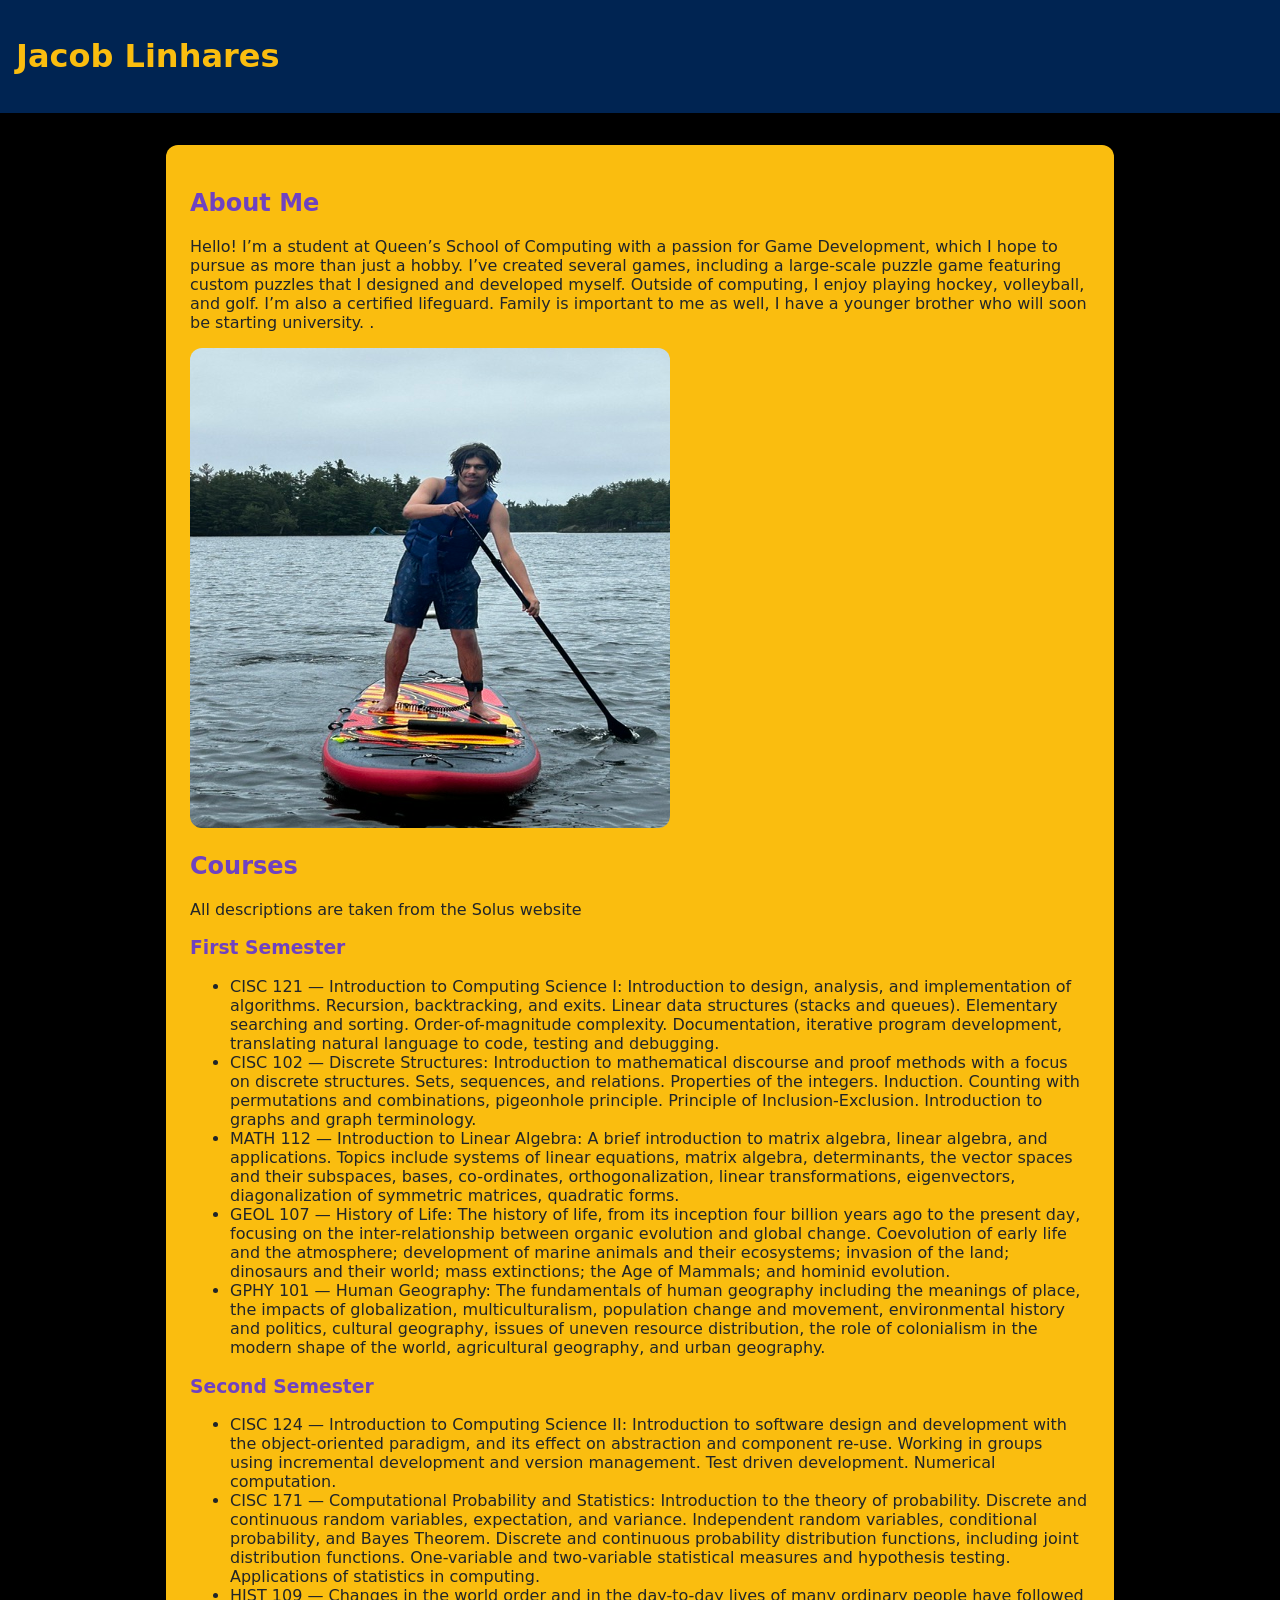
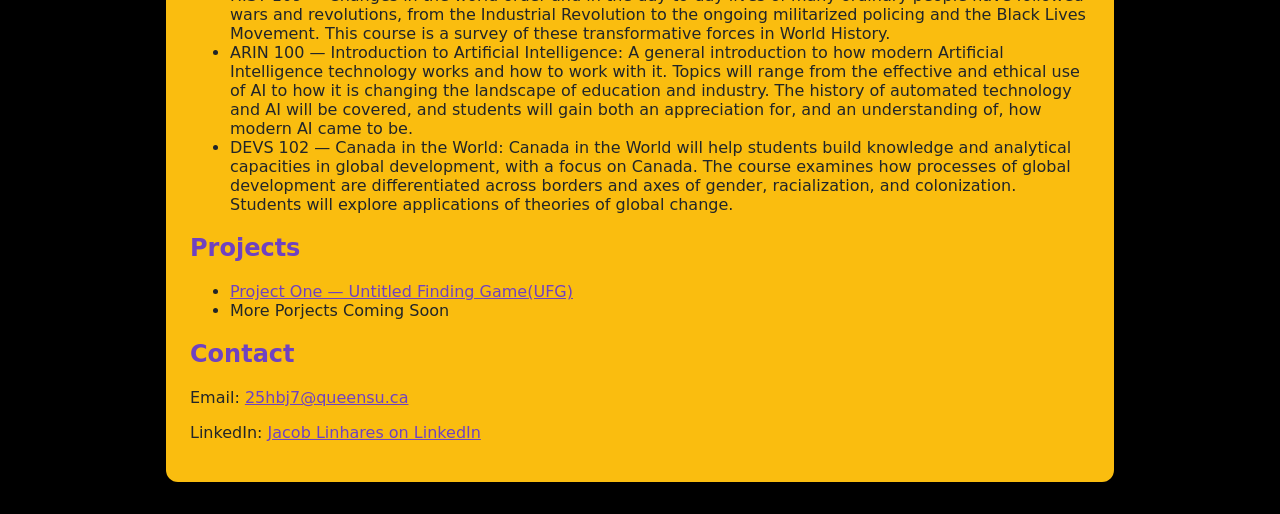
<file: index.html>
<!doctype html>
<html lang="en">
  <head>
    <meta charset="utf-8"/>
    <meta name="viewport" content="width=device-width, initial-scale=1"/>
    <title>Jacob Linhares</title>
    <link rel="stylesheet" href="style.css"/> <!-- do not change this line -->
  </head>
  <body>
    <header>
      <h1>Jacob Linhares</h1> <!-- change this heading to your name -->
    </header>
    
    <main>
      <!-- ====== ABOUT SECTION ====== -->
      <!-- TODO: improve About text -->
      <h2>About Me</h2>
      <p>Hello! I’m a student at Queen’s School of Computing with a passion for Game Development, which I hope to pursue as more than just a hobby. I’ve created several games, including a large-scale puzzle game featuring custom puzzles that I designed and developed myself. Outside of computing, I enjoy playing hockey, volleyball, and golf. I’m also a certified lifeguard. Family is important to me as well, I have a younger brother who will soon be starting university.  <!-- replace with interests -->.</p>

      <!-- ====== PHOTO (upload me.jpg to repo root, then update the src below) ====== -->
      <img src="JacobProfile.JPEG" alt="Jacob's portrait" width="480" height="480" />
      
      <!-- ====== PROJECTS/COURSES ====== -->
       <h2>Courses</h2>
        <p> All descriptions are taken from the Solus website </p>
       <h3>First Semester</h3>
        <ul>
          <li>CISC 121 — Introduction to Computing Science I: Introduction to design, analysis, and implementation of algorithms. Recursion, backtracking, and exits. Linear data structures (stacks and queues). Elementary searching and sorting. Order-of-magnitude complexity. Documentation, iterative program development, translating natural language to code, testing and debugging.</li>
          <li>CISC 102 — Discrete Structures: Introduction to mathematical discourse and proof methods with a focus on discrete structures. Sets, sequences, and relations. Properties of the integers. Induction. Counting with permutations and combinations, pigeonhole principle. Principle of Inclusion-Exclusion. Introduction to graphs and graph terminology. </li>
          <li>MATH 112 — Introduction to Linear Algebra: A brief introduction to matrix algebra, linear algebra, and applications. Topics include systems of linear equations, matrix algebra, determinants, the vector spaces and their subspaces, bases, co-ordinates, orthogonalization, linear transformations, eigenvectors, diagonalization of symmetric matrices, quadratic forms.</li>
          <li>GEOL 107 — History of Life: The history of life, from its inception four billion years ago to the present day, focusing on the inter-relationship between organic evolution and global change. Coevolution of early life and the atmosphere; development of marine animals and their ecosystems; invasion of the land; dinosaurs and their world; mass extinctions; the Age of Mammals; and hominid evolution.</li>
          <li>GPHY 101 — Human Geography: The fundamentals of human geography including the meanings of place, the impacts of globalization, multiculturalism, population change and movement, environmental history and politics, cultural geography, issues of uneven resource distribution, the role of colonialism in the modern shape of the world, agricultural geography, and urban geography.</li>
        </ul>

      <h3>Second Semester</h3>
        <ul>
          <li>CISC 124 — Introduction to Computing Science II: Introduction to software design and development with the object-oriented paradigm, and its effect on abstraction and component re-use. Working in groups using incremental development and version management. Test driven development. Numerical computation.</li>
          <li>CISC 171 — Computational Probability and Statistics: Introduction to the theory of probability. Discrete and continuous random variables, expectation, and variance. Independent random variables, conditional probability, and Bayes Theorem. Discrete and continuous probability distribution functions, including joint distribution functions. One-variable and two-variable statistical measures and hypothesis testing. Applications of statistics in computing.</li>
          <li>HIST 109 — Changes in the world order and in the day-to-day lives of many ordinary people have followed wars and revolutions, from the Industrial Revolution to the ongoing militarized policing and the Black Lives Movement. This course is a survey of these transformative forces in World History.</li>
          <li>ARIN 100 — Introduction to Artificial Intelligence: A general introduction to how modern Artificial Intelligence technology works and how to work with it. Topics will range from the effective and ethical use of AI to how it is changing the landscape of education and industry. The history of automated technology and AI will be covered, and students will gain both an appreciation for, and an understanding of, how modern AI came to be.</li>
          <li>DEVS 102 — Canada in the World: Canada in the World will help students build knowledge and analytical capacities in global development, with a focus on Canada. The course examines how processes of global development are differentiated across borders and axes of gender, racialization, and colonization. Students will explore applications of theories of global change.</li>
        </ul>
      <h2>Projects</h2>
        <ul>
          <!-- ====== this sends the user to a different page, this makes it more convenient for people to look at specific things and separates my bio from stuff I have accomplished ====== -->
          <li><a href="Projects.html#UFG">Project One — Untitled Finding Game(UFG)</a></li>
          <li>More Porjects Coming Soon</li>
      </ul>

      <!-- ====== CONTACT ====== -->
      <h2>Contact</h2>
      <p>Email: <a href="mailto:25hbj7@queensu.ca">25hbj7@queensu.ca</a></p>
      <p>LinkedIn: <a href="https://www.linkedin.com/in/jacob-linhares-65568a410/" target="_blank" rel="noopener noreferrer">Jacob Linhares on LinkedIn</a></p>
      
    </main>
  </body>
</html>
</file>
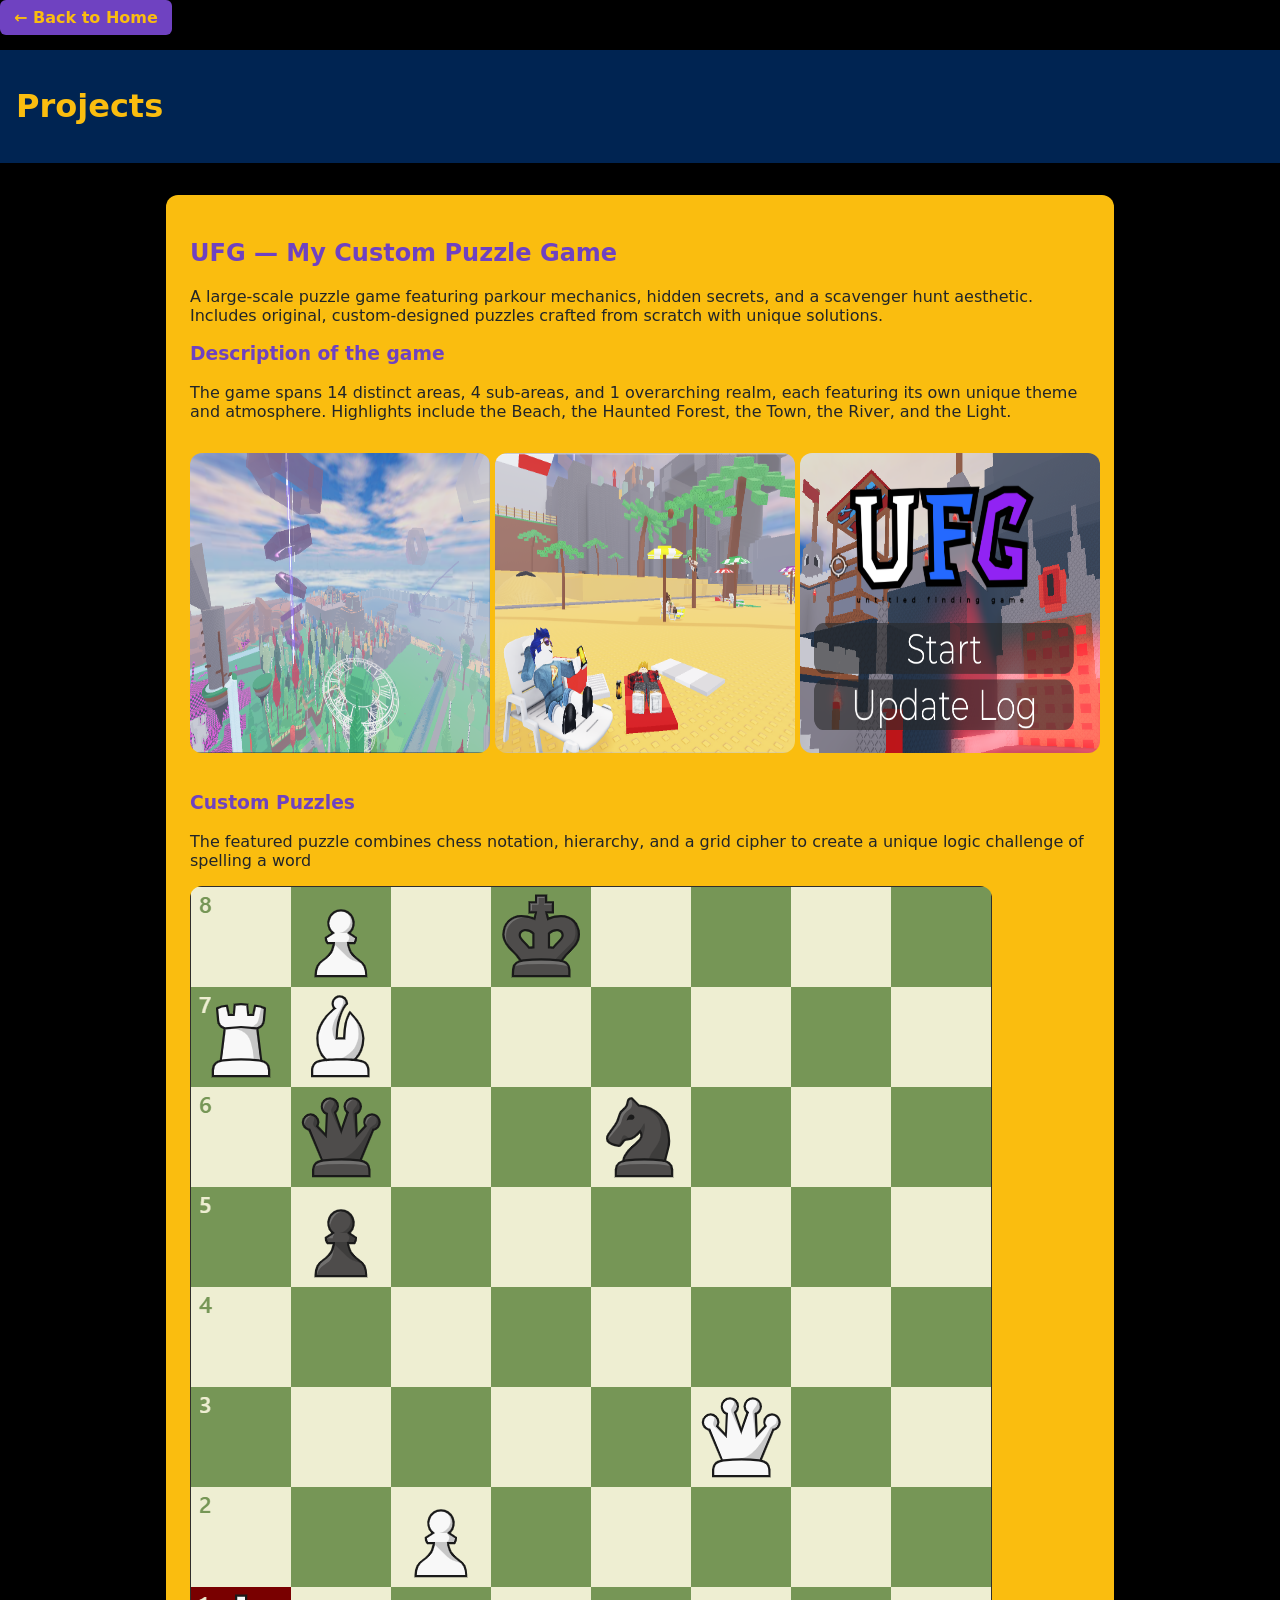
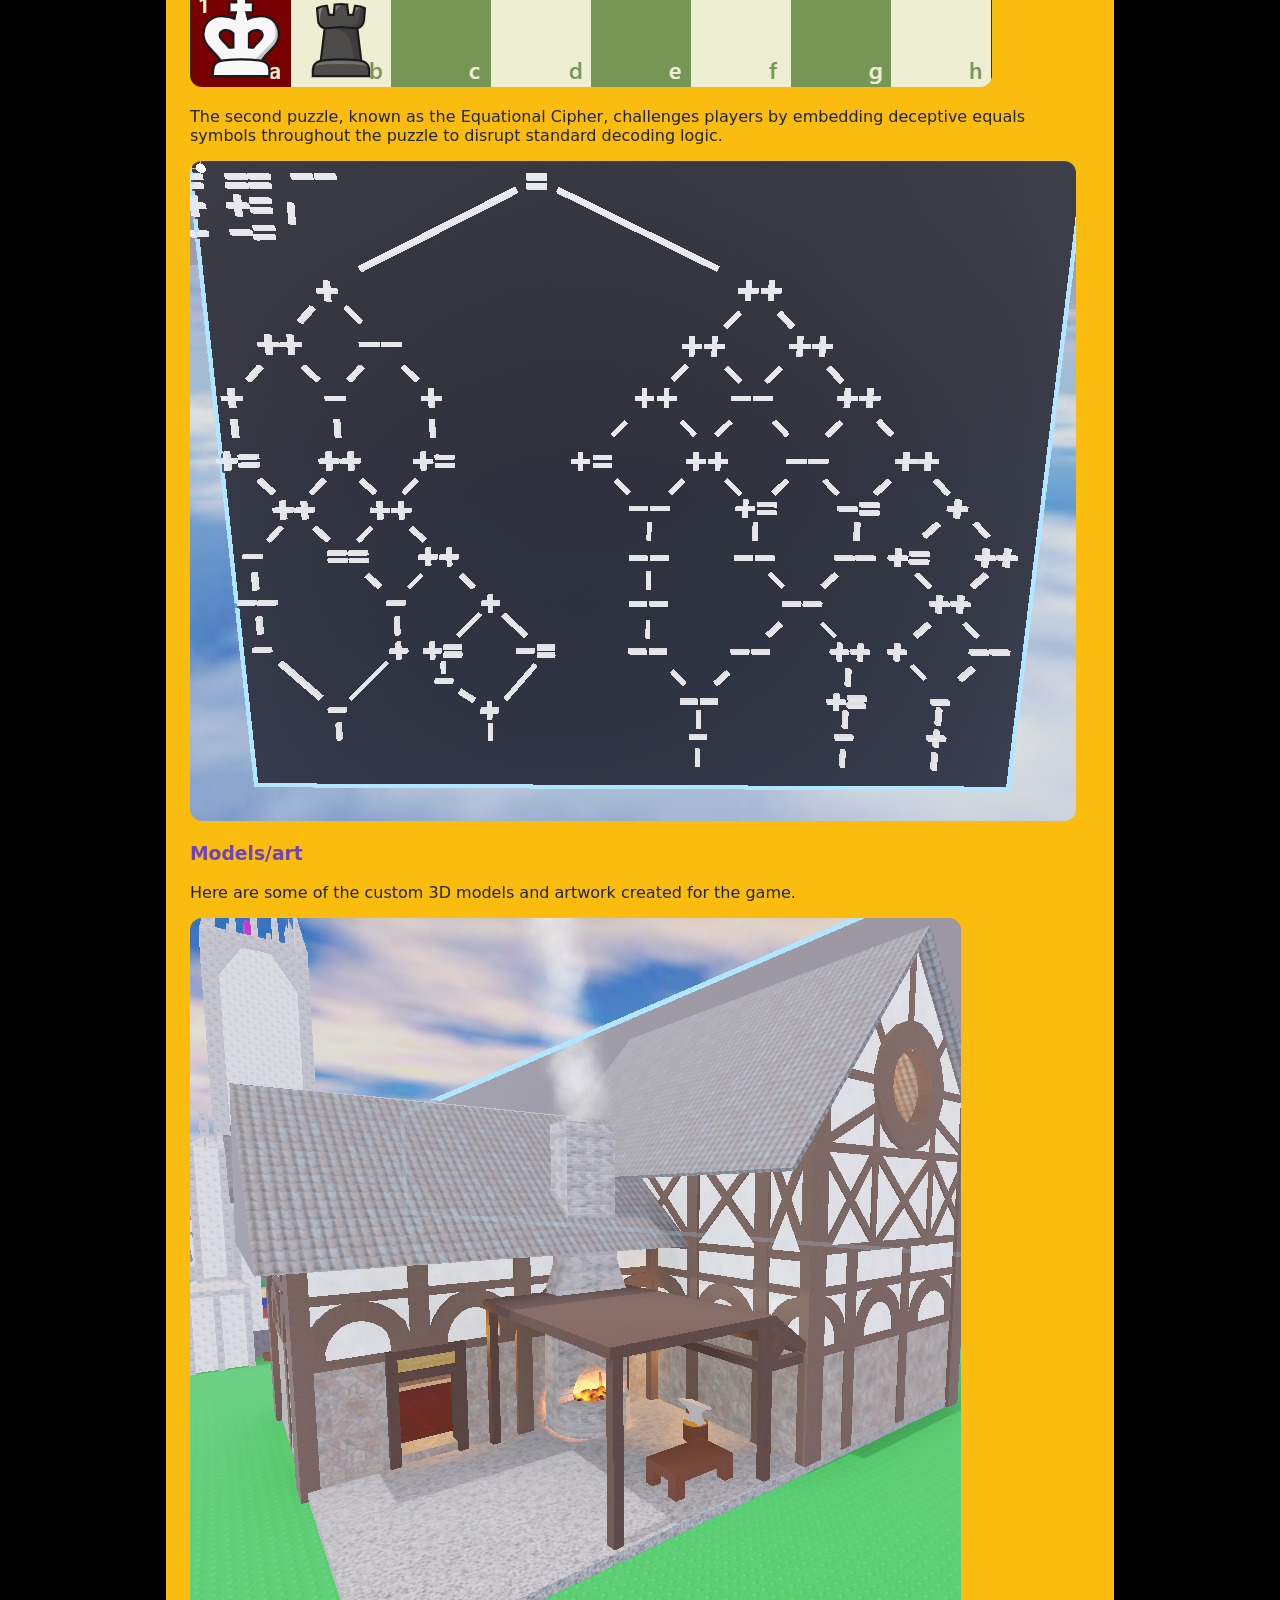
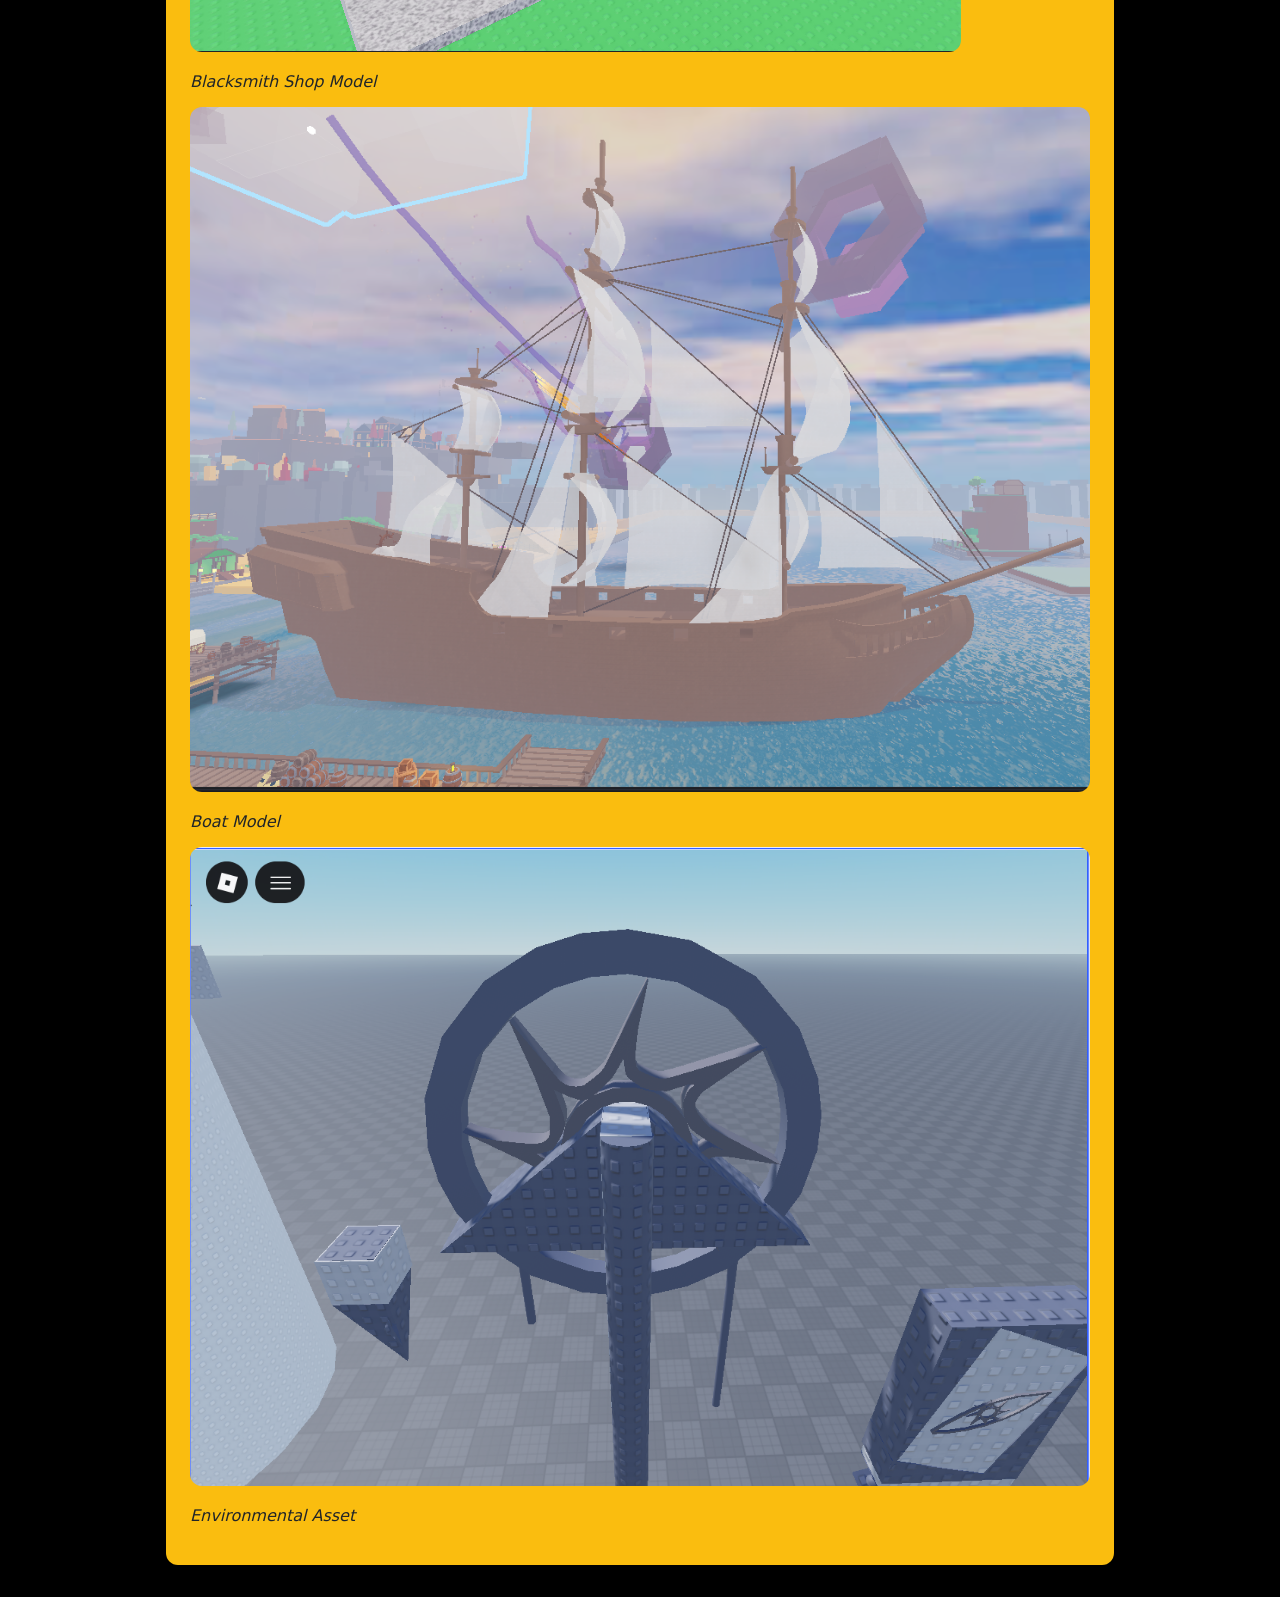
<file: Projects.html>
<!doctype html>
<html lang="en">
  <head>
    <meta charset="utf-8"/>
    <meta name="viewport" content="width=device-width, initial-scale=1"/>
    <title>Projects</title>
    <a href="index.html">← Back to Home</a>
    <link rel="stylesheet" href="style.css"/> <!-- do not change this line -->
  </head>
  <body>
    <header>
      <h1>Projects</h1>
    </header>
    
    <!-- ====== this page displays my custom puzzle game project and showcases its features, puzzles, and 3D models ====== -->
    <main>
     <section id="UFG">
      <h2>UFG — My Custom Puzzle Game</h2>
      <p>A large-scale puzzle game featuring parkour mechanics, hidden secrets, and a scavenger hunt aesthetic. Includes original, custom-designed puzzles crafted from scratch with unique solutions.</p>
       
        <!-- ====== displays the main overview, description, and preview screenshots of the custom puzzle game ====== --> 
       <h3> Description of the game</h3>
          <p>The game spans 14 distinct areas, 4 sub-areas, and 1 overarching realm, each featuring its own unique theme and atmosphere. Highlights include the Beach, the Haunted Forest, the Town, the River, and the Light.</p>
           <div class="image-row">
              <p><img src="FullGameMap.png" alt="Full Game Map" style="max-width: 300px; height: 300px;" /></p>
              <p><img src="Screen1.png" alt="In-Game Screenshot" style="max-width: 300px; height: 300px;" /></p>
              <p><img src="Main_Menu.png" alt="Main Menu Preview" style="max-width: 300px; height: 300px;" /></p>
           </div>   
       
       <!-- ====== highlights specific custom ciphers and interactive logic puzzles built for the game ====== -->
        <h3> Custom Puzzles </h3>
          <p>The featured puzzle combines chess notation, hierarchy, and a grid cipher to create a unique logic challenge of spelling a word</p>
          <p><img src="ChessPuzzle.png" alt="Chess Puzzle" style="max-width: 100%; height: auto;" /></p>
          <p>The second puzzle, known as the Equational Cipher, challenges players by embedding deceptive equals symbols throughout the puzzle to disrupt standard decoding logic.</p>
          <p><img src="EquationalPuzzle.png" alt="Equational Puzzle Screenshot" style="max-width: 100%; height: auto;" /></p>
        
       <!-- ====== showcases the custom 3D environmental models and assets created for the game ====== -->
       <h3> Models/art </h3>
          <p>Here are some of the custom 3D models and artwork created for the game.</p>
          <p><img src="BlackSmith.png" alt="Blacksmith 3D Model" style="max-width: 100%; height: auto;" /></p>
          <p><em>Blacksmith Shop Model</em></p>
          <p><img src="Boat.png" alt="Boat 3D Model" style="max-width: 100%; height: auto;" /></p>
          <p><em>Boat Model</em></p>
          <p><img src="RandomModel.png" alt="3D Model Asset" style="max-width: 100%; height: auto;" /></p>
          <p><em>Environmental Asset</em></p>

      
    </section>
    </main>
  </body>
</html>
</file>
<file: style.css>
:root {
  --background: #000000; --purple: #6f42c1; --gold:#fabd0f; --blue:#002452; --dark-text: #212529; 
}
body { font-family: system-ui, sans-serif; margin:0; background:var(--background); color:var(--dark-text); }
header { background:var(--blue); color:var(--gold); padding:1rem; }
main { background:var(--gold); color:var(--dark-text); max-width:900px; margin:2rem auto; border-radius:12px; padding:1.5rem; box-shadow: 0 4px 12px rgba(0, 0, 0, 0.05);}
a { color: var(--purple); }
a:hover {color: var(--blue);}
/* === personalize below by changing colors or spacing === */
/* example: make headings blue and a bit larger */
h2, h3 {color: var(--purple); }
/* example: make your photo round */
img { border-radius: 12px; }

/* allowing for multiple images to rest on the same horizontal line */

.image-row {
  display: flex;
  flex-direction: row;
  justify-content: space-between; /* or center / space-around */
  align-items: center;
  gap: 5px; /* spacing between images */
}

.image-row img {
  max-width: 200px; /* ensures 3 images fit side-by-side with gaps */
  height: auto;
}

/* Back Links styling */
a[href="index.html"] {
  display: inline-block;
  background-color: var(--purple);
  color: var(--gold);
  padding: 8px 14px;
  border-radius: 6px;
  font-weight: bold;
  text-decoration: none;
  margin-bottom: 15px;
}

a[href="index.html"]:hover {
  background-color: var(--blue);
  color: var(--gold);
}
</file>
